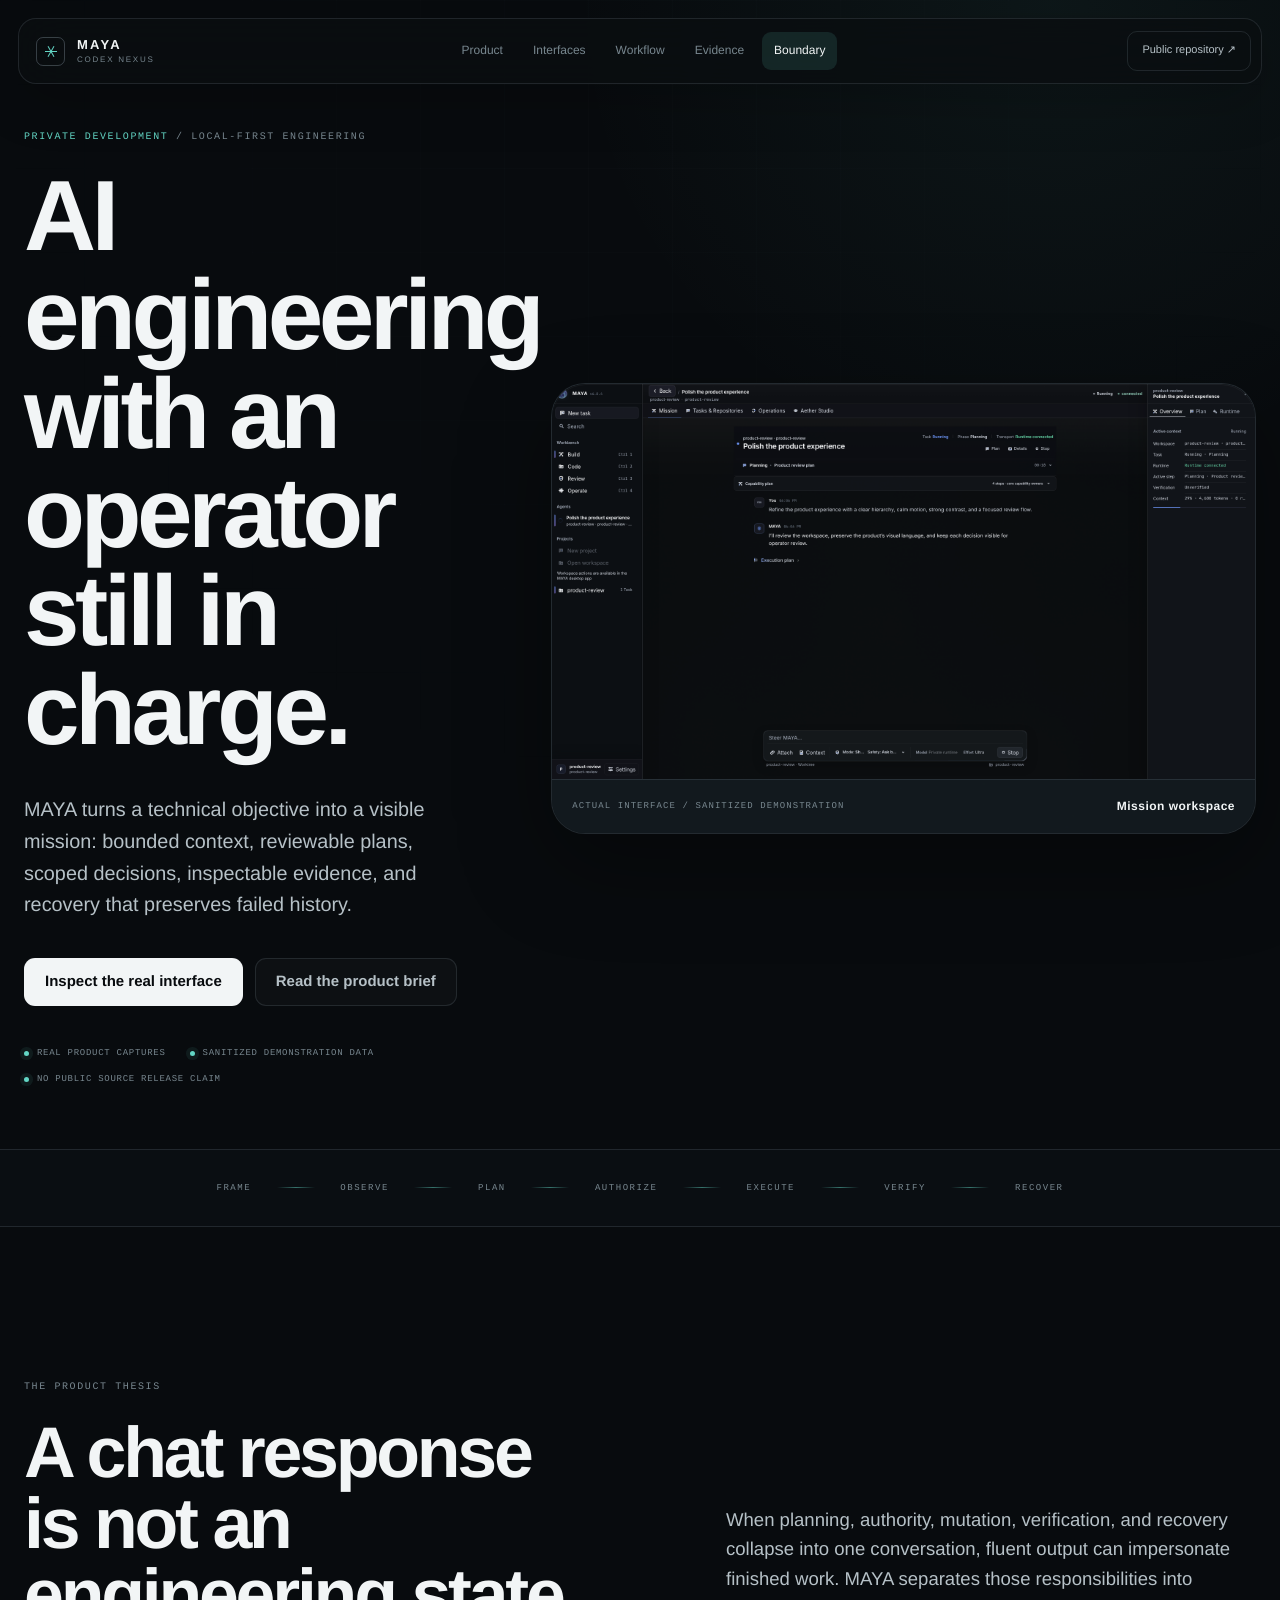
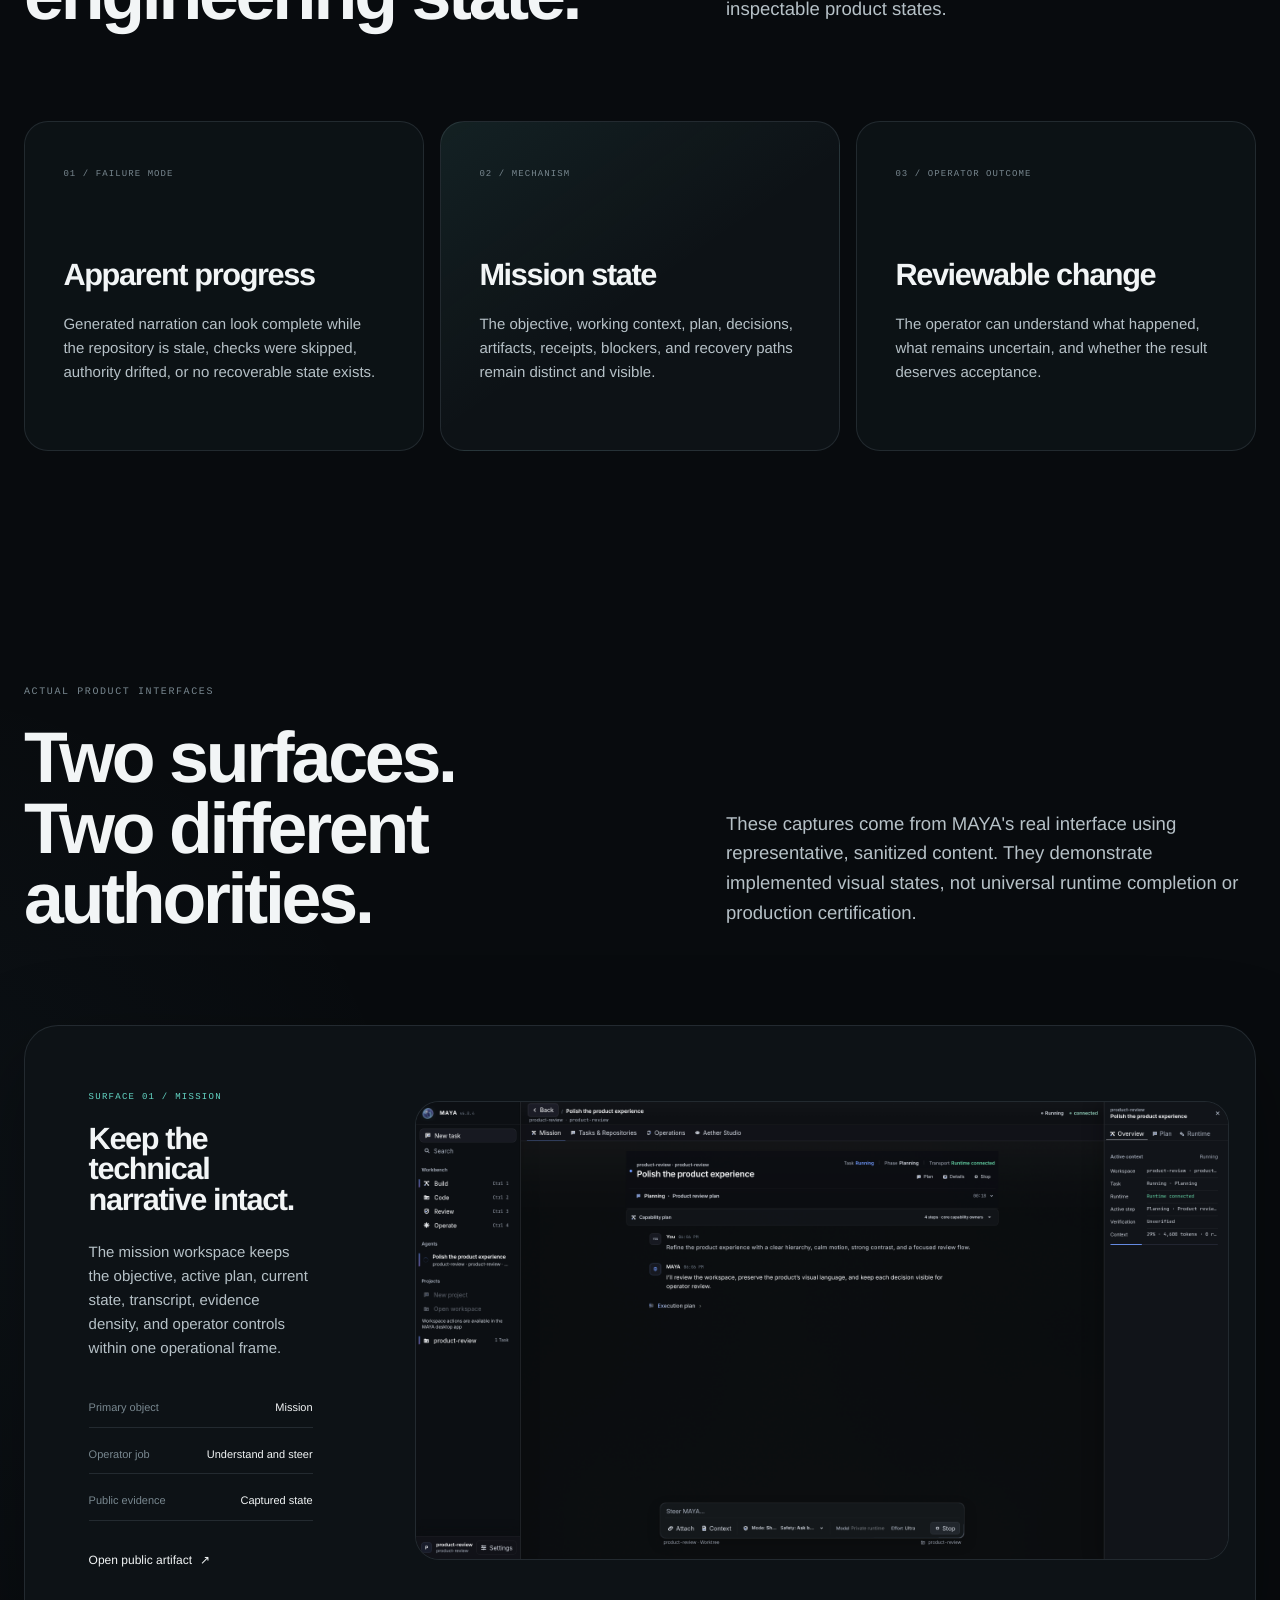
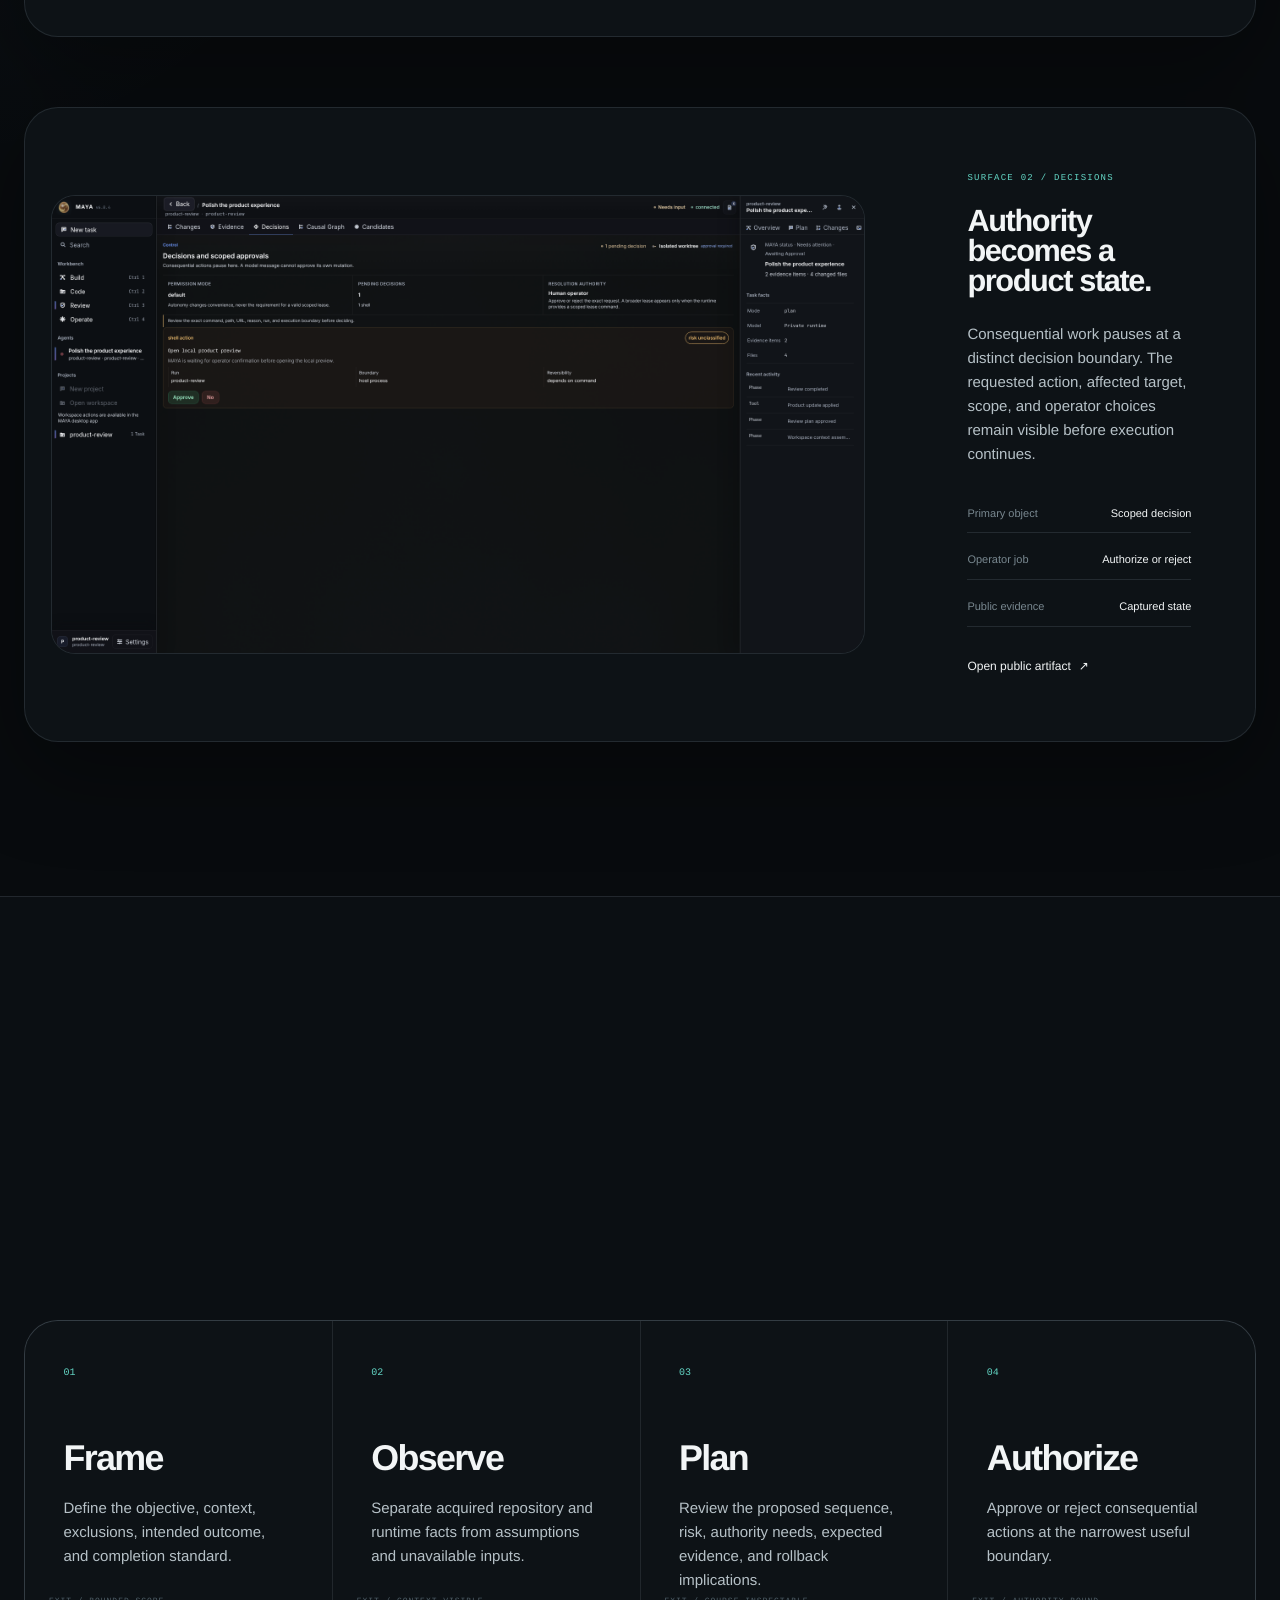
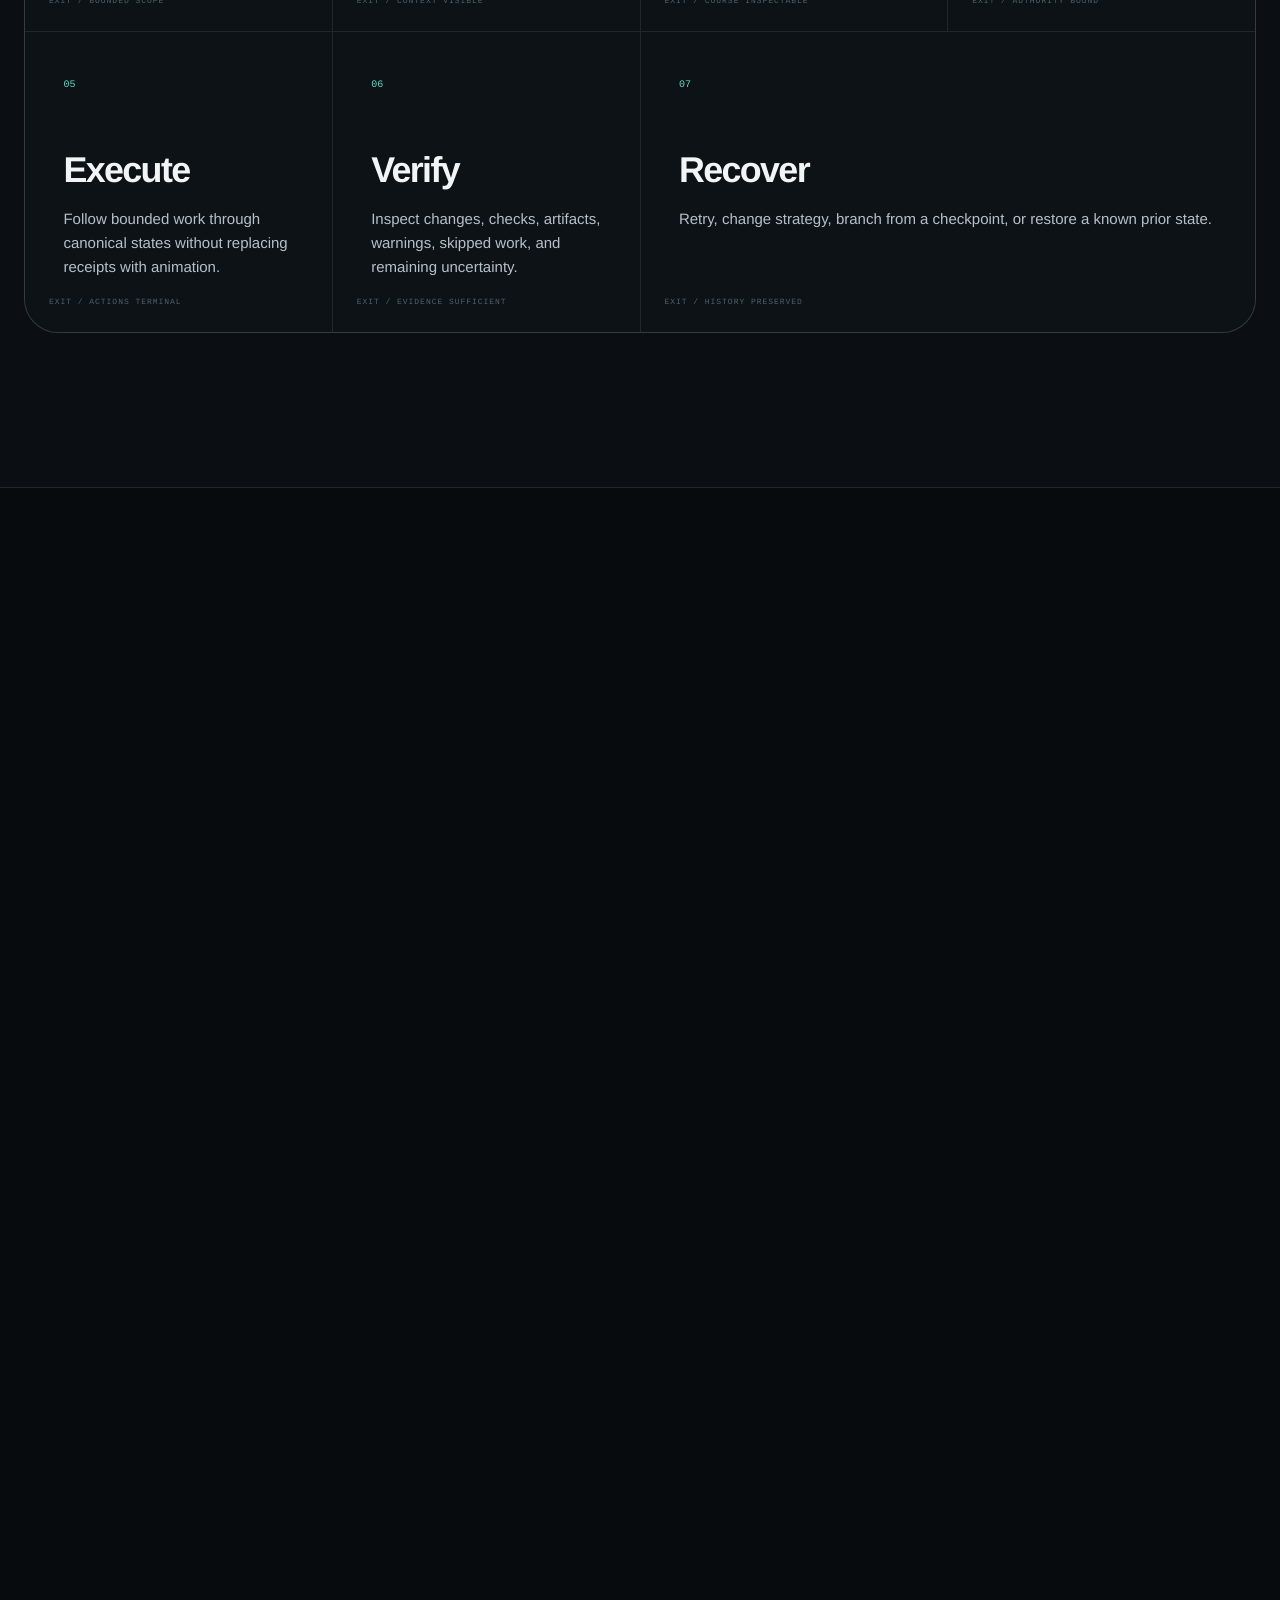
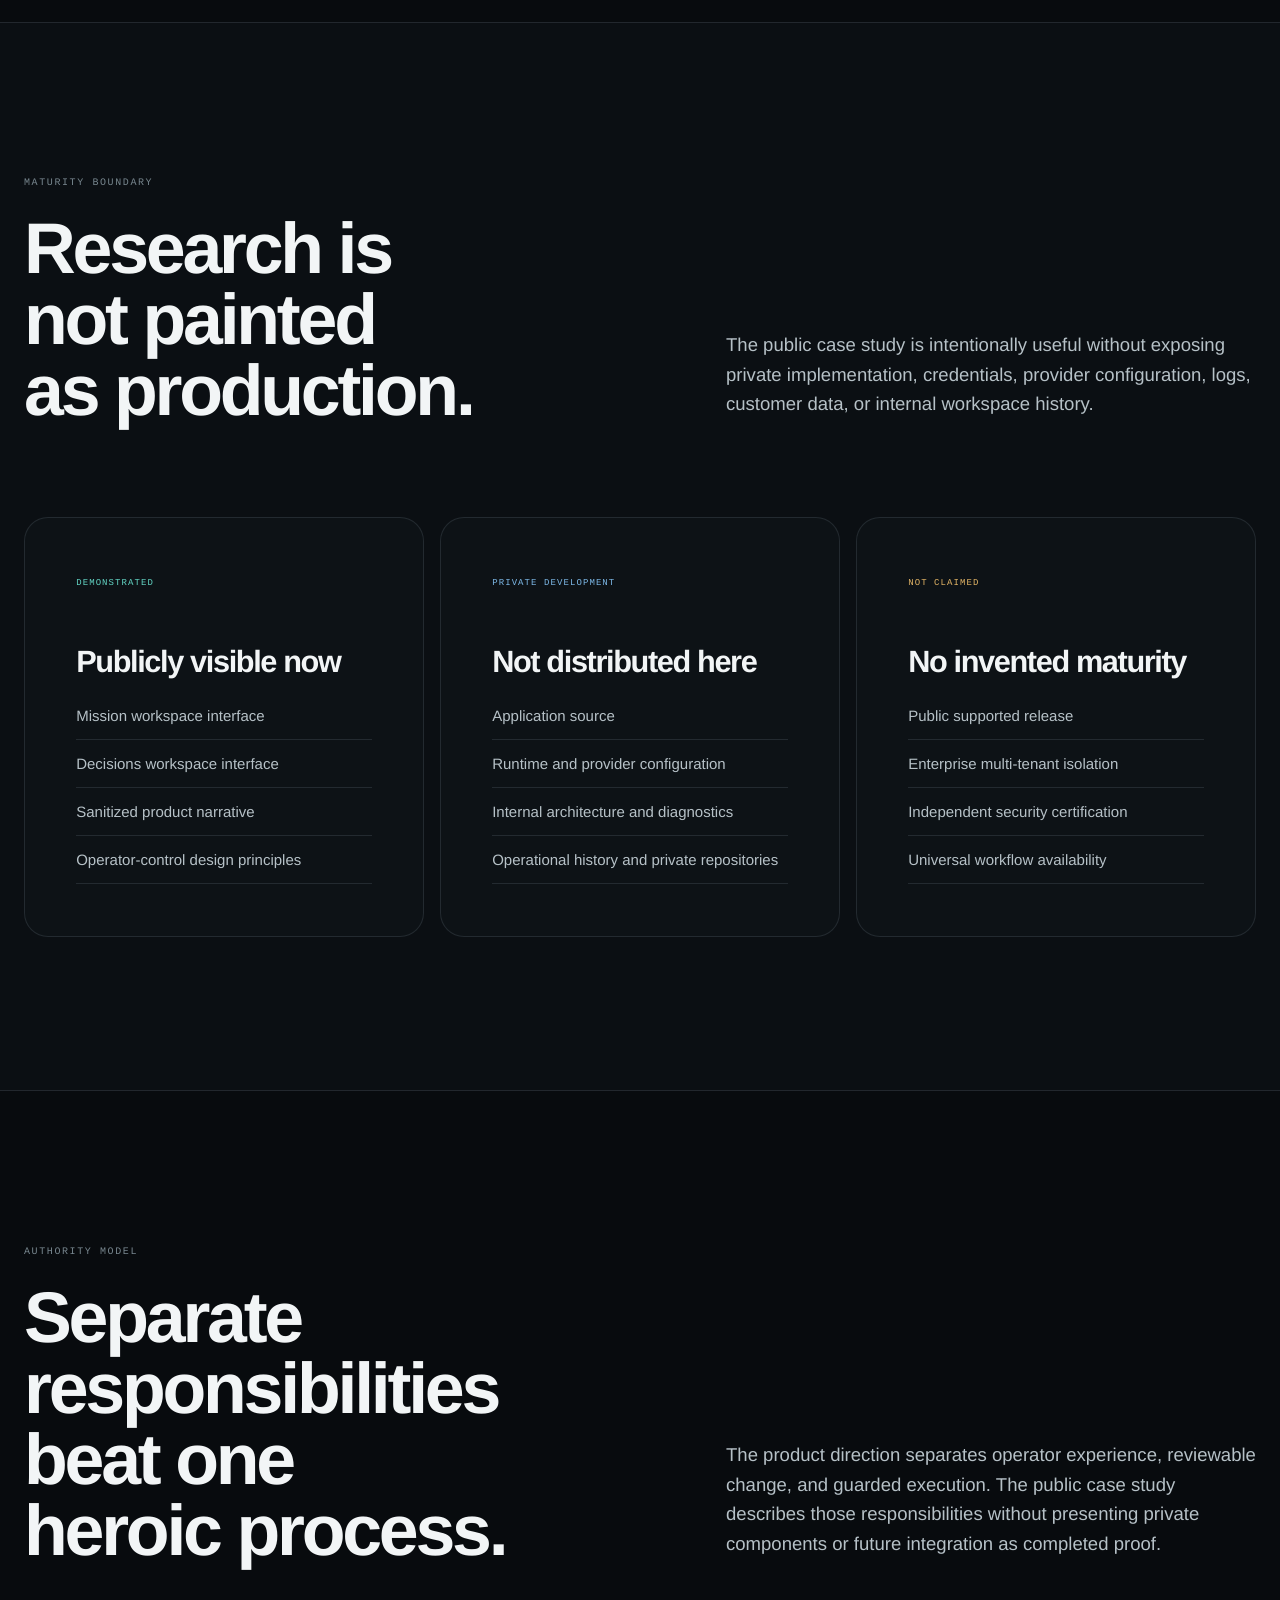
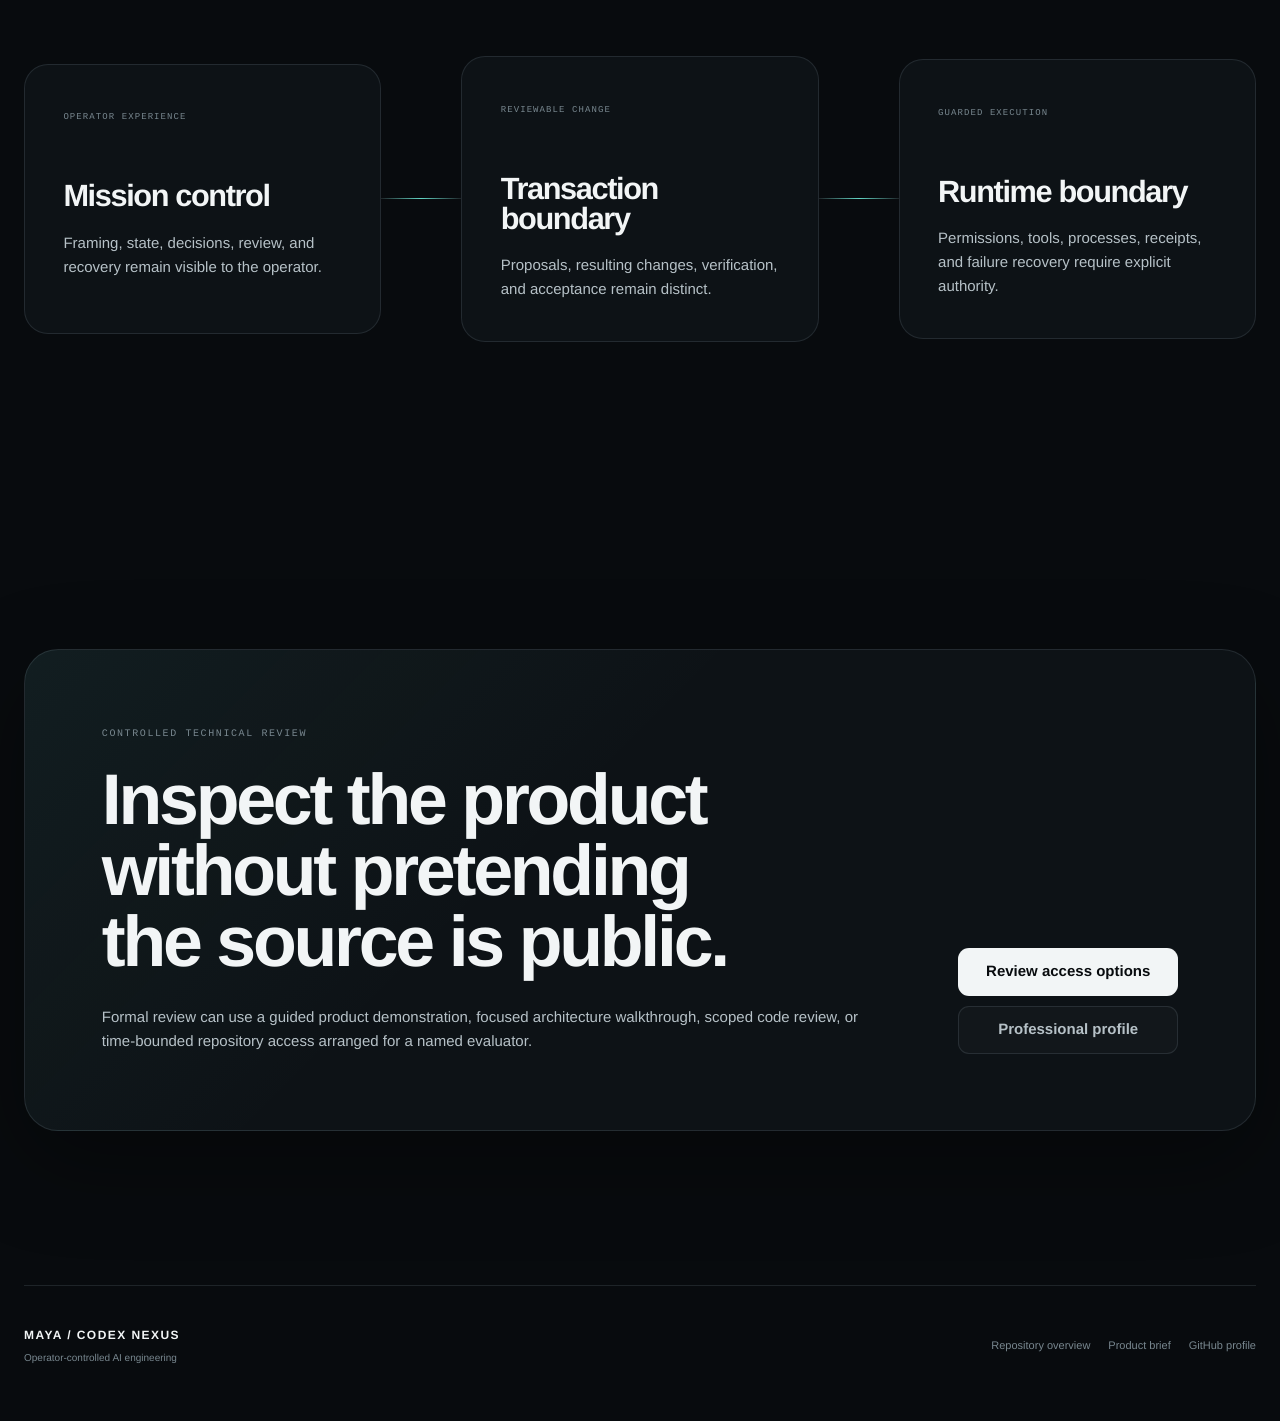
<file: index.html>
<!doctype html>
<html lang="en">
<head>
  <meta charset="utf-8">
  <meta name="viewport" content="width=device-width, initial-scale=1, viewport-fit=cover">
  <meta name="theme-color" content="#080b0e">
  <meta name="description" content="MAYA is a private, local-first engineering workspace for operator-controlled, evidence-backed AI-assisted software change.">
  <meta property="og:title" content="MAYA — Operator-controlled AI engineering">
  <meta property="og:description" content="Real interface captures, explicit product boundaries, and a mission workflow built around authority, evidence, and recovery.">
  <meta property="og:type" content="website">
  <meta property="og:image" content="https://raw.githubusercontent.com/gonzo-max2/maya-codex-nexus/main/assets/maya-mission-workspace.png">
  <title>MAYA — Operator-controlled AI engineering</title>
  <link rel="stylesheet" href="styles.css">
  <script type="module" src="app.js"></script>
</head>
<body>
  <a class="skip-link" href="#main">Skip to content</a>
  <div class="page-noise" aria-hidden="true"></div>

  <header class="site-header" id="top">
    <a class="brand" href="#top" aria-label="MAYA home">
      <span class="brand-mark" aria-hidden="true"><i></i><i></i><i></i></span>
      <span><strong>MAYA</strong><small>CODEX NEXUS</small></span>
    </a>
    <nav aria-label="Primary navigation">
      <a href="#product">Product</a>
      <a href="#interfaces">Interfaces</a>
      <a href="#workflow">Workflow</a>
      <a href="#evidence">Evidence</a>
      <a href="#boundary">Boundary</a>
    </nav>
    <a class="header-action" href="https://github.com/gonzo-max2/maya-codex-nexus">Public repository <span aria-hidden="true">↗</span></a>
  </header>

  <main id="main">
    <section class="hero shell" aria-labelledby="hero-title">
      <div class="hero-copy reveal">
        <p class="eyebrow"><span>PRIVATE DEVELOPMENT</span> / LOCAL-FIRST ENGINEERING</p>
        <h1 id="hero-title">AI engineering with an operator still in charge.</h1>
        <p class="hero-lede">MAYA turns a technical objective into a visible mission: bounded context, reviewable plans, scoped decisions, inspectable evidence, and recovery that preserves failed history.</p>
        <div class="hero-actions">
          <a class="button primary" href="#interfaces">Inspect the real interface</a>
          <a class="button quiet" href="PRODUCT_BRIEF.md">Read the product brief</a>
        </div>
        <ul class="hero-facts" aria-label="Product status">
          <li><i></i><span>Real product captures</span></li>
          <li><i></i><span>Sanitized demonstration data</span></li>
          <li><i></i><span>No public source release claim</span></li>
        </ul>
      </div>

      <figure class="hero-frame reveal">
        <button class="capture" type="button" data-image="assets/maya-mission-workspace.png" data-title="MAYA Mission workspace">
          <img src="assets/maya-mission-workspace.png" alt="MAYA Mission workspace showing objective, active plan, mission state, evidence and operator controls">
          <span class="capture-hint">Open full resolution</span>
        </button>
        <figcaption>
          <span>ACTUAL INTERFACE / SANITIZED DEMONSTRATION</span>
          <strong>Mission workspace</strong>
        </figcaption>
      </figure>
    </section>

    <section class="signal-strip" aria-label="MAYA operating principles">
      <div><span>FRAME</span><i></i><span>OBSERVE</span><i></i><span>PLAN</span><i></i><span>AUTHORIZE</span><i></i><span>EXECUTE</span><i></i><span>VERIFY</span><i></i><span>RECOVER</span></div>
    </section>

    <section class="section shell" id="product">
      <header class="section-heading reveal">
        <div>
          <p class="eyebrow">THE PRODUCT THESIS</p>
          <h2>A chat response is not an engineering state.</h2>
        </div>
        <p>When planning, authority, mutation, verification, and recovery collapse into one conversation, fluent output can impersonate finished work. MAYA separates those responsibilities into inspectable product states.</p>
      </header>

      <div class="thesis-grid">
        <article class="thesis-card reveal">
          <span>01 / FAILURE MODE</span>
          <h3>Apparent progress</h3>
          <p>Generated narration can look complete while the repository is stale, checks were skipped, authority drifted, or no recoverable state exists.</p>
        </article>
        <article class="thesis-card reveal">
          <span>02 / MECHANISM</span>
          <h3>Mission state</h3>
          <p>The objective, working context, plan, decisions, artifacts, receipts, blockers, and recovery paths remain distinct and visible.</p>
        </article>
        <article class="thesis-card reveal">
          <span>03 / OPERATOR OUTCOME</span>
          <h3>Reviewable change</h3>
          <p>The operator can understand what happened, what remains uncertain, and whether the result deserves acceptance.</p>
        </article>
      </div>
    </section>

    <section class="section shell interfaces" id="interfaces">
      <header class="section-heading reveal">
        <div>
          <p class="eyebrow">ACTUAL PRODUCT INTERFACES</p>
          <h2>Two surfaces. Two different authorities.</h2>
        </div>
        <p>These captures come from MAYA's real interface using representative, sanitized content. They demonstrate implemented visual states, not universal runtime completion or production certification.</p>
      </header>

      <article class="interface-story reveal">
        <div class="story-copy">
          <p class="story-index">SURFACE 01 / MISSION</p>
          <h3>Keep the technical narrative intact.</h3>
          <p>The mission workspace keeps the objective, active plan, current state, transcript, evidence density, and operator controls within one operational frame.</p>
          <dl>
            <div><dt>Primary object</dt><dd>Mission</dd></div>
            <div><dt>Operator job</dt><dd>Understand and steer</dd></div>
            <div><dt>Public evidence</dt><dd>Captured state</dd></div>
          </dl>
          <a href="assets/maya-mission-workspace.png">Open public artifact <span aria-hidden="true">↗</span></a>
        </div>
        <button class="capture large" type="button" data-image="assets/maya-mission-workspace.png" data-title="MAYA Mission workspace">
          <img src="assets/maya-mission-workspace.png" alt="Full MAYA Mission workspace interface">
          <span class="capture-hint">Inspect capture</span>
        </button>
      </article>

      <article class="interface-story reverse reveal">
        <div class="story-copy">
          <p class="story-index">SURFACE 02 / DECISIONS</p>
          <h3>Authority becomes a product state.</h3>
          <p>Consequential work pauses at a distinct decision boundary. The requested action, affected target, scope, and operator choices remain visible before execution continues.</p>
          <dl>
            <div><dt>Primary object</dt><dd>Scoped decision</dd></div>
            <div><dt>Operator job</dt><dd>Authorize or reject</dd></div>
            <div><dt>Public evidence</dt><dd>Captured state</dd></div>
          </dl>
          <a href="assets/maya-decisions-workspace.png">Open public artifact <span aria-hidden="true">↗</span></a>
        </div>
        <button class="capture large" type="button" data-image="assets/maya-decisions-workspace.png" data-title="MAYA Decisions workspace">
          <img src="assets/maya-decisions-workspace.png" alt="MAYA Decisions workspace showing a scoped local preview approval">
          <span class="capture-hint">Inspect capture</span>
        </button>
      </article>
    </section>

    <section class="section workflow-section" id="workflow">
      <div class="shell">
        <header class="section-heading reveal">
          <div>
            <p class="eyebrow">MISSION WORKFLOW</p>
            <h2>Every phase has an exit condition.</h2>
          </div>
          <p>A phase is not finished because time passed or a model sounded confident. It ends when the operator can inspect the state required to move forward.</p>
        </header>

        <ol class="workflow-grid">
          <li class="reveal"><span>01</span><h3>Frame</h3><p>Define the objective, context, exclusions, intended outcome, and completion standard.</p><small>EXIT / BOUNDED SCOPE</small></li>
          <li class="reveal"><span>02</span><h3>Observe</h3><p>Separate acquired repository and runtime facts from assumptions and unavailable inputs.</p><small>EXIT / CONTEXT VISIBLE</small></li>
          <li class="reveal"><span>03</span><h3>Plan</h3><p>Review the proposed sequence, risk, authority needs, expected evidence, and rollback implications.</p><small>EXIT / COURSE INSPECTABLE</small></li>
          <li class="reveal"><span>04</span><h3>Authorize</h3><p>Approve or reject consequential actions at the narrowest useful boundary.</p><small>EXIT / AUTHORITY BOUND</small></li>
          <li class="reveal"><span>05</span><h3>Execute</h3><p>Follow bounded work through canonical states without replacing receipts with animation.</p><small>EXIT / ACTIONS TERMINAL</small></li>
          <li class="reveal"><span>06</span><h3>Verify</h3><p>Inspect changes, checks, artifacts, warnings, skipped work, and remaining uncertainty.</p><small>EXIT / EVIDENCE SUFFICIENT</small></li>
          <li class="reveal"><span>07</span><h3>Recover</h3><p>Retry, change strategy, branch from a checkpoint, or restore a known prior state.</p><small>EXIT / HISTORY PRESERVED</small></li>
        </ol>
      </div>
    </section>

    <section class="section shell" id="evidence">
      <header class="section-heading reveal">
        <div>
          <p class="eyebrow">PUBLIC EVIDENCE REGISTER</p>
          <h2>Claims stay attached to artifacts.</h2>
        </div>
        <p>Both public captures are registered as real interface states with exact Git blob identities. A screenshot proves a state existed; it does not prove enforcement, persistence, security, or production readiness.</p>
      </header>

      <div class="evidence-grid">
        <article class="evidence-card reveal">
          <div class="evidence-top"><span>EV-MAYA-001</span><b>CAPTURED STATE</b></div>
          <h3>Mission workspace</h3>
          <code>64b7f5e0ff1b1ef6c37506dc0e9ff705f694704c</code>
          <ul>
            <li>Real MAYA interface</li>
            <li>Sanitized demonstration workspace</li>
            <li>Objective, plan, state, evidence, controls</li>
          </ul>
          <a href="assets/maya-mission-workspace.png">Inspect artifact</a>
        </article>
        <article class="evidence-card reveal">
          <div class="evidence-top"><span>EV-MAYA-002</span><b>CAPTURED STATE</b></div>
          <h3>Decisions workspace</h3>
          <code>a8ca4b69542537a797fbe9ed5e0d544af954bd1c</code>
          <ul>
            <li>Real MAYA interface</li>
            <li>Scoped approval presentation</li>
            <li>Requested action and operator choices visible</li>
          </ul>
          <a href="assets/maya-decisions-workspace.png">Inspect artifact</a>
        </article>
      </div>
      <p class="evidence-note reveal">Evidence level: captured state. Reproducible runtime traces, approval enforcement, transaction receipts, failure recovery, and rollback comparison are not published here as completed public proof.</p>
    </section>

    <section class="section boundary-section" id="boundary">
      <div class="shell">
        <header class="section-heading reveal">
          <div>
            <p class="eyebrow">MATURITY BOUNDARY</p>
            <h2>Research is not painted as production.</h2>
          </div>
          <p>The public case study is intentionally useful without exposing private implementation, credentials, provider configuration, logs, customer data, or internal workspace history.</p>
        </header>

        <div class="boundary-grid">
          <article class="reveal demonstrated"><span>DEMONSTRATED</span><h3>Publicly visible now</h3><ul><li>Mission workspace interface</li><li>Decisions workspace interface</li><li>Sanitized product narrative</li><li>Operator-control design principles</li></ul></article>
          <article class="reveal private"><span>PRIVATE DEVELOPMENT</span><h3>Not distributed here</h3><ul><li>Application source</li><li>Runtime and provider configuration</li><li>Internal architecture and diagnostics</li><li>Operational history and private repositories</li></ul></article>
          <article class="reveal absent"><span>NOT CLAIMED</span><h3>No invented maturity</h3><ul><li>Public supported release</li><li>Enterprise multi-tenant isolation</li><li>Independent security certification</li><li>Universal workflow availability</li></ul></article>
        </div>
      </div>
    </section>

    <section class="section shell family-section">
      <header class="section-heading reveal">
        <div>
          <p class="eyebrow">AUTHORITY MODEL</p>
          <h2>Separate responsibilities beat one heroic process.</h2>
        </div>
        <p>The product direction separates operator experience, reviewable change, and guarded execution. The public case study describes those responsibilities without presenting private components or future integration as completed proof.</p>
      </header>
      <div class="family-map reveal">
        <article><span>OPERATOR EXPERIENCE</span><h3>Mission control</h3><p>Framing, state, decisions, review, and recovery remain visible to the operator.</p></article>
        <i aria-hidden="true"></i>
        <article><span>REVIEWABLE CHANGE</span><h3>Transaction boundary</h3><p>Proposals, resulting changes, verification, and acceptance remain distinct.</p></article>
        <i aria-hidden="true"></i>
        <article><span>GUARDED EXECUTION</span><h3>Runtime boundary</h3><p>Permissions, tools, processes, receipts, and failure recovery require explicit authority.</p></article>
      </div>
    </section>

    <section class="section shell access-section" id="access">
      <div class="access-panel reveal">
        <div>
          <p class="eyebrow">CONTROLLED TECHNICAL REVIEW</p>
          <h2>Inspect the product without pretending the source is public.</h2>
          <p>Formal review can use a guided product demonstration, focused architecture walkthrough, scoped code review, or time-bounded repository access arranged for a named evaluator.</p>
        </div>
        <div class="access-actions">
          <a class="button primary" href="SOURCE_ACCESS.md">Review access options</a>
          <a class="button quiet" href="CV.md">Professional profile</a>
        </div>
      </div>
    </section>
  </main>

  <footer class="site-footer shell">
    <div><strong>MAYA / CODEX NEXUS</strong><span>Operator-controlled AI engineering</span></div>
    <div><a href="README.md">Repository overview</a><a href="PRODUCT_BRIEF.md">Product brief</a><a href="https://github.com/gonzo-max2">GitHub profile</a></div>
  </footer>

  <dialog id="image-dialog" aria-labelledby="dialog-title">
    <div class="dialog-bar"><strong id="dialog-title">Interface capture</strong><button id="dialog-close" type="button" aria-label="Close image viewer">Close</button></div>
    <img id="dialog-image" alt="">
  </dialog>
</body>
</html>
</file>
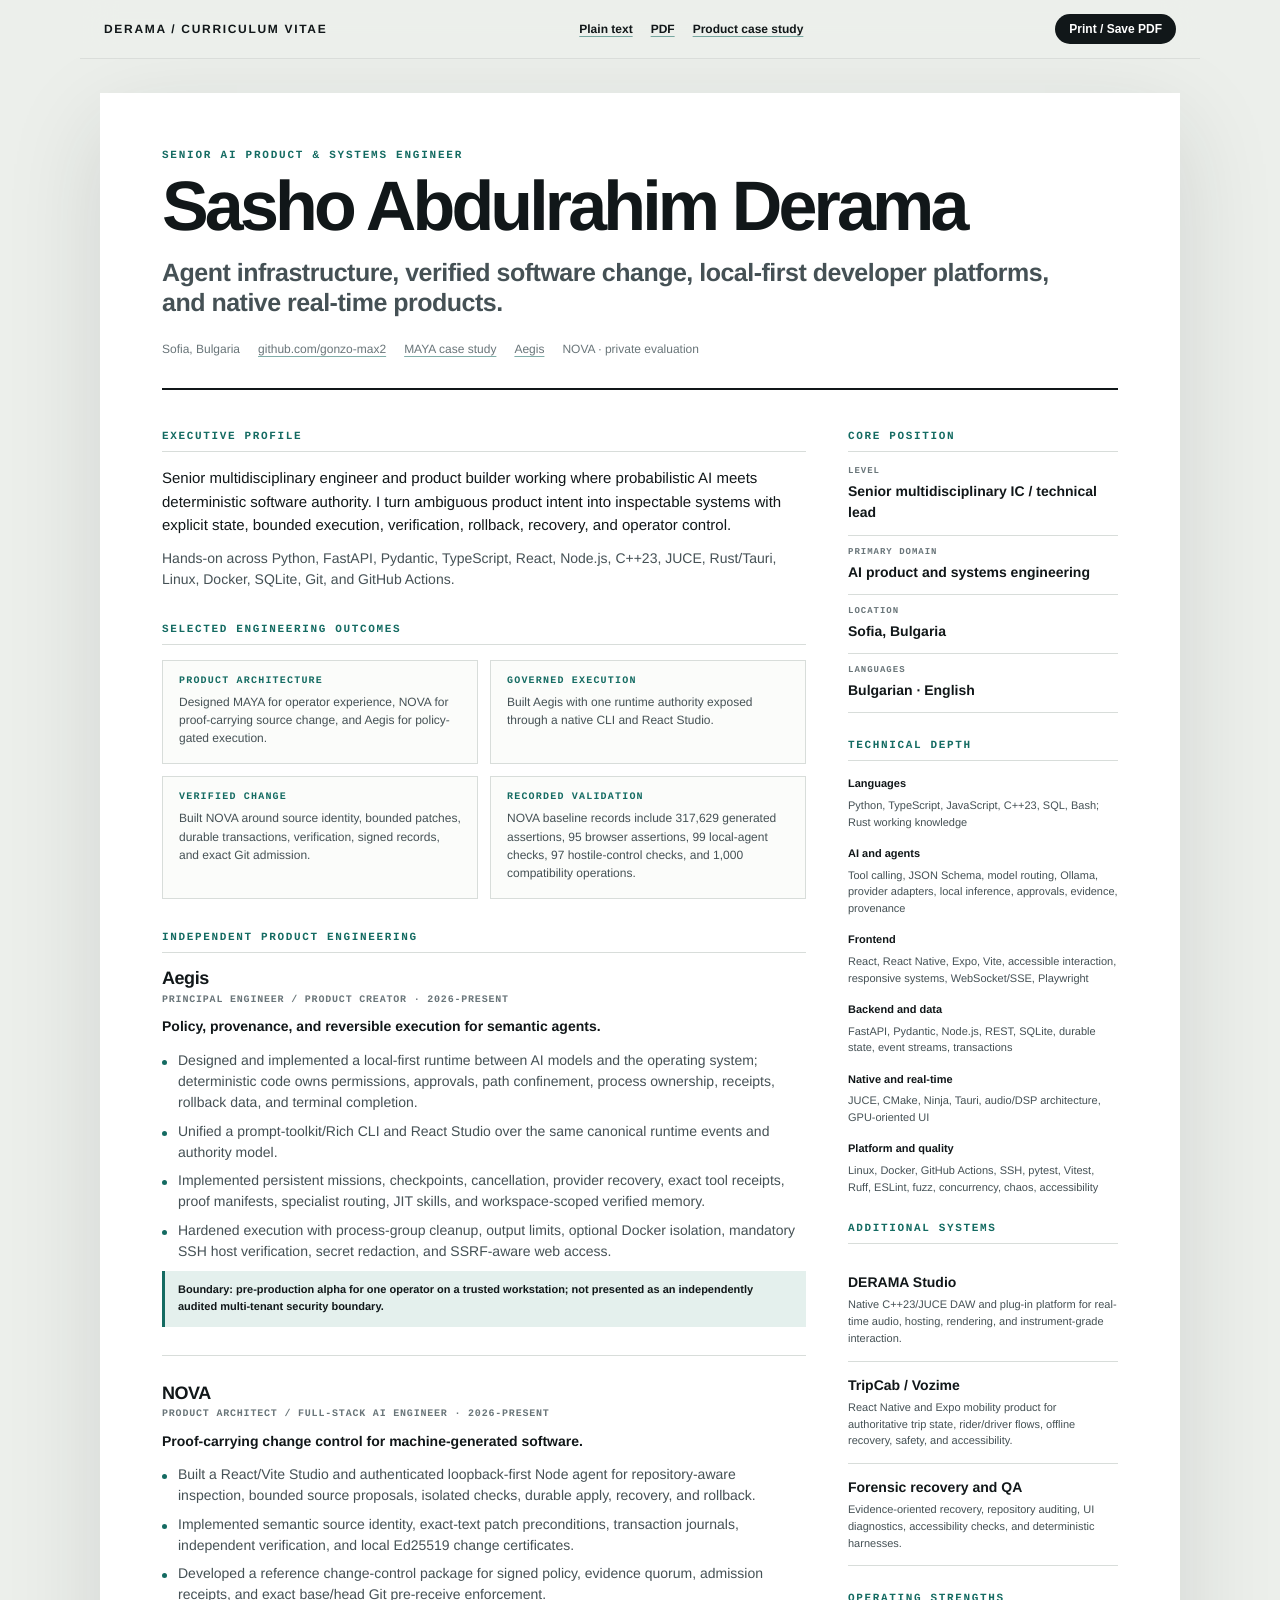
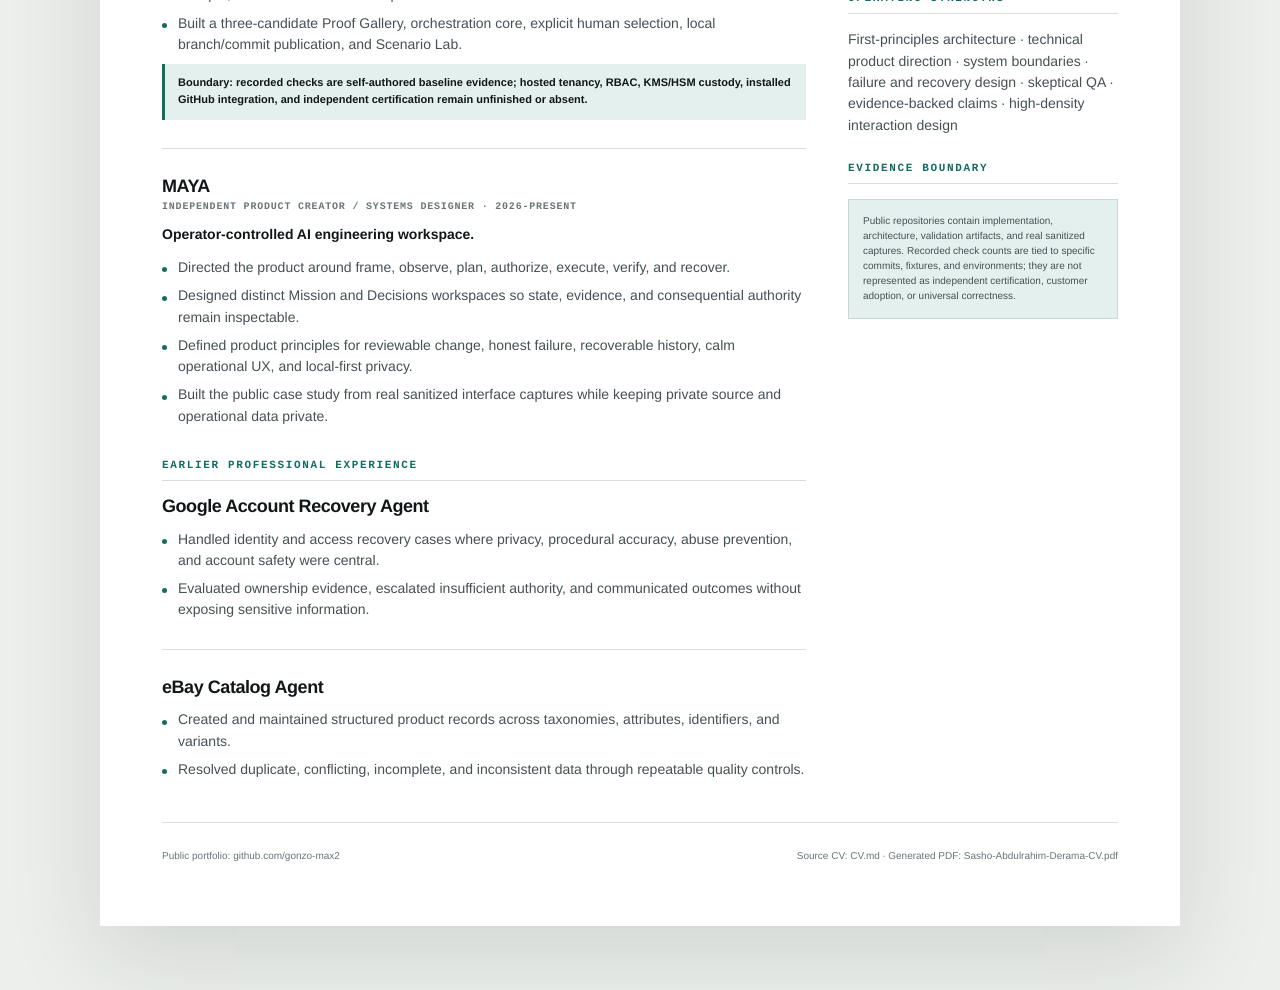
<file: cv.html>
<!doctype html>
<html lang="en">
<head>
  <meta charset="utf-8">
  <meta name="viewport" content="width=device-width,initial-scale=1,viewport-fit=cover">
  <meta name="theme-color" content="#f4f5f2">
  <meta name="description" content="Sasho Abdulrahim Derama - Senior AI Product and Systems Engineer.">
  <title>Sasho Abdulrahim Derama - CV</title>
  <style>
    :root {
      color-scheme: light;
      --ink: #111719;
      --soft: #455155;
      --muted: #697579;
      --line: #d8ddda;
      --paper: #fff;
      --canvas: #ecefeb;
      --accent: #146b62;
      --accent-soft: #e4f0ed;
      --sans: Inter, ui-sans-serif, -apple-system, BlinkMacSystemFont, "Segoe UI", sans-serif;
      --mono: "SFMono-Regular", Consolas, "Liberation Mono", monospace;
    }
    * { box-sizing: border-box; }
    html { background: var(--canvas); scroll-behavior: smooth; }
    body {
      margin: 0;
      color: var(--ink);
      font-family: var(--sans);
      font-size: 14px;
      line-height: 1.52;
      -webkit-font-smoothing: antialiased;
      text-rendering: geometricPrecision;
    }
    a { color: inherit; text-decoration-color: color-mix(in srgb, var(--accent) 55%, transparent); text-underline-offset: 3px; }
    a:hover { color: var(--accent); }
    .toolbar {
      position: sticky;
      top: 0;
      z-index: 10;
      display: flex;
      justify-content: space-between;
      align-items: center;
      gap: 16px;
      max-width: 1120px;
      margin: 0 auto;
      padding: 14px 24px;
      border-bottom: 1px solid rgba(17, 23, 25, .08);
      background: rgba(236, 239, 235, .88);
      backdrop-filter: blur(16px);
    }
    .toolbar strong { font-size: 12px; letter-spacing: .14em; }
    .toolbar nav { display: flex; gap: 18px; font-size: 12px; font-weight: 700; }
    .toolbar button {
      border: 0;
      border-radius: 999px;
      padding: 9px 14px;
      background: var(--ink);
      color: #fff;
      font: 700 12px/1 var(--sans);
      cursor: pointer;
    }
    .sheet {
      display: grid;
      grid-template-columns: minmax(0, 1fr) 270px;
      gap: 42px;
      width: min(1080px, calc(100% - 36px));
      margin: 34px auto 64px;
      padding: 58px 62px 62px;
      background: var(--paper);
      box-shadow: 0 30px 90px rgba(30, 42, 39, .13);
    }
    header { grid-column: 1 / -1; padding-bottom: 30px; border-bottom: 2px solid var(--ink); }
    .kicker { margin: 0 0 12px; color: var(--accent); font: 800 11px/1 var(--mono); letter-spacing: .16em; text-transform: uppercase; }
    h1 { margin: 0; font-size: clamp(40px, 7vw, 70px); line-height: .94; letter-spacing: -.055em; }
    .role { max-width: 900px; margin: 18px 0 0; color: var(--soft); font-size: clamp(18px, 2.5vw, 25px); line-height: 1.2; font-weight: 650; letter-spacing: -.02em; }
    .contact { display: flex; flex-wrap: wrap; gap: 8px 18px; margin-top: 22px; color: var(--muted); font-size: 12px; }
    main, aside { min-width: 0; }
    section + section { margin-top: 34px; }
    h2 { margin: 0 0 15px; padding-bottom: 8px; border-bottom: 1px solid var(--line); color: var(--accent); font: 800 11px/1 var(--mono); letter-spacing: .15em; text-transform: uppercase; }
    h3 { margin: 0; font-size: 18px; line-height: 1.15; letter-spacing: -.025em; }
    h3 span { display: block; margin-top: 5px; color: var(--muted); font: 700 10px/1.35 var(--mono); letter-spacing: .08em; text-transform: uppercase; }
    p { margin: 0; color: var(--soft); }
    p + p { margin-top: 10px; }
    ul { margin: 12px 0 0; padding: 0; list-style: none; }
    li { position: relative; padding-left: 16px; color: var(--soft); }
    li + li { margin-top: 7px; }
    li::before { position: absolute; left: 0; top: .73em; width: 5px; height: 5px; border-radius: 50%; background: var(--accent); content: ""; }
    .summary { max-width: 790px; color: var(--ink); font-size: 15px; line-height: 1.58; }
    .impact { display: grid; grid-template-columns: repeat(2, minmax(0, 1fr)); gap: 12px; }
    .impact article { padding: 16px; border: 1px solid var(--line); background: #fbfcfa; }
    .impact strong { display: block; margin-bottom: 6px; color: var(--accent); font: 800 10px/1 var(--mono); letter-spacing: .12em; }
    .impact p { font-size: 12px; }
    .role-block + .role-block { margin-top: 28px; padding-top: 27px; border-top: 1px solid var(--line); }
    .role-block > p { margin-top: 9px; font-weight: 650; color: var(--ink); }
    .boundary { margin-top: 13px; padding: 11px 13px; border-left: 3px solid var(--accent); background: var(--accent-soft); color: #294742; font-size: 11px; }
    aside section + section { margin-top: 28px; }
    .fact-list { display: grid; gap: 12px; }
    .fact-list div { padding-bottom: 11px; border-bottom: 1px solid var(--line); }
    .fact-list dt { color: var(--muted); font: 700 9px/1 var(--mono); letter-spacing: .11em; text-transform: uppercase; }
    .fact-list dd { margin: 5px 0 0; font-weight: 700; }
    .skill-group + .skill-group { margin-top: 15px; }
    .skill-group strong { display: block; margin-bottom: 5px; color: var(--ink); font-size: 11px; }
    .skill-group p { font-size: 11px; line-height: 1.5; }
    .project { padding: 13px 0; border-bottom: 1px solid var(--line); }
    .project strong { display: block; margin-bottom: 4px; }
    .project p { font-size: 11px; }
    .evidence-note { padding: 14px; border: 1px solid #c8d9d5; background: var(--accent-soft); font-size: 10px; line-height: 1.5; }
    footer { grid-column: 1 / -1; display: flex; justify-content: space-between; gap: 20px; padding-top: 26px; border-top: 1px solid var(--line); color: var(--muted); font-size: 10px; }
    @media (max-width: 820px) {
      .sheet { grid-template-columns: 1fr; gap: 30px; padding: 42px 30px; }
      .impact { grid-template-columns: 1fr; }
      aside { display: grid; grid-template-columns: repeat(2, minmax(0, 1fr)); gap: 26px; }
      aside section + section { margin-top: 0; }
      footer { flex-direction: column; }
    }
    @media (max-width: 560px) {
      .toolbar nav { display: none; }
      .sheet { width: 100%; margin: 0; padding: 34px 20px; box-shadow: none; }
      aside { grid-template-columns: 1fr; }
      h1 { font-size: 42px; }
    }
    @media print {
      @page { size: A4; margin: 12mm 13mm 13mm; }
      html, body { background: #fff; }
      body { font-size: 9.1pt; line-height: 1.36; }
      .toolbar { display: none; }
      .sheet { display: block; width: auto; margin: 0; padding: 0; box-shadow: none; }
      header { padding-bottom: 14pt; }
      h1 { font-size: 29pt; }
      .role { margin-top: 7pt; font-size: 13pt; }
      .contact { margin-top: 9pt; font-size: 7.8pt; }
      main { float: left; width: 68%; padding-right: 8mm; }
      aside { float: right; width: 32%; padding-left: 6mm; border-left: .4pt solid var(--line); }
      section + section { margin-top: 16pt; }
      h2 { margin-bottom: 7pt; padding-bottom: 4pt; font-size: 7.4pt; }
      h3 { font-size: 11pt; }
      h3 span { font-size: 6.7pt; }
      .summary { font-size: 9.2pt; }
      .impact { grid-template-columns: repeat(2, 1fr); gap: 5pt; }
      .impact article { padding: 7pt; break-inside: avoid; }
      .impact p, .project p, .skill-group p { font-size: 7.3pt; }
      li + li { margin-top: 3.5pt; }
      .role-block { break-inside: avoid; }
      .role-block + .role-block { margin-top: 13pt; padding-top: 12pt; }
      .boundary { margin-top: 6pt; padding: 5pt 6pt; font-size: 6.9pt; }
      aside section { break-inside: avoid; }
      .fact-list { gap: 6pt; }
      .fact-list div { padding-bottom: 5pt; }
      .project { padding: 6pt 0; }
      .evidence-note { padding: 7pt; font-size: 6.6pt; }
      footer { clear: both; padding-top: 10pt; font-size: 6.6pt; }
      a { text-decoration: none; }
    }
  </style>
</head>
<body>
  <div class="toolbar">
    <strong>DERAMA / CURRICULUM VITAE</strong>
    <nav aria-label="CV formats">
      <a href="CV.md">Plain text</a>
      <a href="Sasho-Abdulrahim-Derama-CV.pdf">PDF</a>
      <a href="index.html">Product case study</a>
    </nav>
    <button type="button" onclick="window.print()">Print / Save PDF</button>
  </div>

  <article class="sheet">
    <header>
      <p class="kicker">Senior AI Product &amp; Systems Engineer</p>
      <h1>Sasho Abdulrahim Derama</h1>
      <p class="role">Agent infrastructure, verified software change, local-first developer platforms, and native real-time products.</p>
      <div class="contact">
        <span>Sofia, Bulgaria</span>
        <a href="https://github.com/gonzo-max2">github.com/gonzo-max2</a>
        <a href="https://github.com/gonzo-max2/maya-codex-nexus">MAYA case study</a>
        <a href="https://github.com/gonzo-max2/aegis-unified-0.9.0">Aegis</a>
        <span>NOVA · private evaluation</span>
      </div>
    </header>

    <main>
      <section>
        <h2>Executive profile</h2>
        <p class="summary">Senior multidisciplinary engineer and product builder working where probabilistic AI meets deterministic software authority. I turn ambiguous product intent into inspectable systems with explicit state, bounded execution, verification, rollback, recovery, and operator control.</p>
        <p>Hands-on across Python, FastAPI, Pydantic, TypeScript, React, Node.js, C++23, JUCE, Rust/Tauri, Linux, Docker, SQLite, Git, and GitHub Actions.</p>
      </section>

      <section>
        <h2>Selected engineering outcomes</h2>
        <div class="impact">
          <article><strong>PRODUCT ARCHITECTURE</strong><p>Designed MAYA for operator experience, NOVA for proof-carrying source change, and Aegis for policy-gated execution.</p></article>
          <article><strong>GOVERNED EXECUTION</strong><p>Built Aegis with one runtime authority exposed through a native CLI and React Studio.</p></article>
          <article><strong>VERIFIED CHANGE</strong><p>Built NOVA around source identity, bounded patches, durable transactions, verification, signed records, and exact Git admission.</p></article>
          <article><strong>RECORDED VALIDATION</strong><p>NOVA baseline records include 317,629 generated assertions, 95 browser assertions, 99 local-agent checks, 97 hostile-control checks, and 1,000 compatibility operations.</p></article>
        </div>
      </section>

      <section>
        <h2>Independent product engineering</h2>

        <article class="role-block">
          <h3>Aegis <span>Principal Engineer / Product Creator · 2026-Present</span></h3>
          <p>Policy, provenance, and reversible execution for semantic agents.</p>
          <ul>
            <li>Designed and implemented a local-first runtime between AI models and the operating system; deterministic code owns permissions, approvals, path confinement, process ownership, receipts, rollback data, and terminal completion.</li>
            <li>Unified a prompt-toolkit/Rich CLI and React Studio over the same canonical runtime events and authority model.</li>
            <li>Implemented persistent missions, checkpoints, cancellation, provider recovery, exact tool receipts, proof manifests, specialist routing, JIT skills, and workspace-scoped verified memory.</li>
            <li>Hardened execution with process-group cleanup, output limits, optional Docker isolation, mandatory SSH host verification, secret redaction, and SSRF-aware web access.</li>
          </ul>
          <p class="boundary"><strong>Boundary:</strong> pre-production alpha for one operator on a trusted workstation; not presented as an independently audited multi-tenant security boundary.</p>
        </article>

        <article class="role-block">
          <h3>NOVA <span>Product Architect / Full-Stack AI Engineer · 2026-Present</span></h3>
          <p>Proof-carrying change control for machine-generated software.</p>
          <ul>
            <li>Built a React/Vite Studio and authenticated loopback-first Node agent for repository-aware inspection, bounded source proposals, isolated checks, durable apply, recovery, and rollback.</li>
            <li>Implemented semantic source identity, exact-text patch preconditions, transaction journals, independent verification, and local Ed25519 change certificates.</li>
            <li>Developed a reference change-control package for signed policy, evidence quorum, admission receipts, and exact base/head Git pre-receive enforcement.</li>
            <li>Built a three-candidate Proof Gallery, orchestration core, explicit human selection, local branch/commit publication, and Scenario Lab.</li>
          </ul>
          <p class="boundary"><strong>Boundary:</strong> recorded checks are self-authored baseline evidence; hosted tenancy, RBAC, KMS/HSM custody, installed GitHub integration, and independent certification remain unfinished or absent.</p>
        </article>

        <article class="role-block">
          <h3>MAYA <span>Independent Product Creator / Systems Designer · 2026-Present</span></h3>
          <p>Operator-controlled AI engineering workspace.</p>
          <ul>
            <li>Directed the product around frame, observe, plan, authorize, execute, verify, and recover.</li>
            <li>Designed distinct Mission and Decisions workspaces so state, evidence, and consequential authority remain inspectable.</li>
            <li>Defined product principles for reviewable change, honest failure, recoverable history, calm operational UX, and local-first privacy.</li>
            <li>Built the public case study from real sanitized interface captures while keeping private source and operational data private.</li>
          </ul>
        </article>
      </section>

      <section>
        <h2>Earlier professional experience</h2>
        <article class="role-block">
          <h3>Google Account Recovery Agent</h3>
          <ul>
            <li>Handled identity and access recovery cases where privacy, procedural accuracy, abuse prevention, and account safety were central.</li>
            <li>Evaluated ownership evidence, escalated insufficient authority, and communicated outcomes without exposing sensitive information.</li>
          </ul>
        </article>
        <article class="role-block">
          <h3>eBay Catalog Agent</h3>
          <ul>
            <li>Created and maintained structured product records across taxonomies, attributes, identifiers, and variants.</li>
            <li>Resolved duplicate, conflicting, incomplete, and inconsistent data through repeatable quality controls.</li>
          </ul>
        </article>
      </section>
    </main>

    <aside>
      <section>
        <h2>Core position</h2>
        <dl class="fact-list">
          <div><dt>Level</dt><dd>Senior multidisciplinary IC / technical lead</dd></div>
          <div><dt>Primary domain</dt><dd>AI product and systems engineering</dd></div>
          <div><dt>Location</dt><dd>Sofia, Bulgaria</dd></div>
          <div><dt>Languages</dt><dd>Bulgarian · English</dd></div>
        </dl>
      </section>

      <section>
        <h2>Technical depth</h2>
        <div class="skill-group"><strong>Languages</strong><p>Python, TypeScript, JavaScript, C++23, SQL, Bash; Rust working knowledge</p></div>
        <div class="skill-group"><strong>AI and agents</strong><p>Tool calling, JSON Schema, model routing, Ollama, provider adapters, local inference, approvals, evidence, provenance</p></div>
        <div class="skill-group"><strong>Frontend</strong><p>React, React Native, Expo, Vite, accessible interaction, responsive systems, WebSocket/SSE, Playwright</p></div>
        <div class="skill-group"><strong>Backend and data</strong><p>FastAPI, Pydantic, Node.js, REST, SQLite, durable state, event streams, transactions</p></div>
        <div class="skill-group"><strong>Native and real-time</strong><p>JUCE, CMake, Ninja, Tauri, audio/DSP architecture, GPU-oriented UI</p></div>
        <div class="skill-group"><strong>Platform and quality</strong><p>Linux, Docker, GitHub Actions, SSH, pytest, Vitest, Ruff, ESLint, fuzz, concurrency, chaos, accessibility</p></div>
      </section>

      <section>
        <h2>Additional systems</h2>
        <div class="project"><strong>DERAMA Studio</strong><p>Native C++23/JUCE DAW and plug-in platform for real-time audio, hosting, rendering, and instrument-grade interaction.</p></div>
        <div class="project"><strong>TripCab / Vozime</strong><p>React Native and Expo mobility product for authoritative trip state, rider/driver flows, offline recovery, safety, and accessibility.</p></div>
        <div class="project"><strong>Forensic recovery and QA</strong><p>Evidence-oriented recovery, repository auditing, UI diagnostics, accessibility checks, and deterministic harnesses.</p></div>
      </section>

      <section>
        <h2>Operating strengths</h2>
        <p>First-principles architecture · technical product direction · system boundaries · failure and recovery design · skeptical QA · evidence-backed claims · high-density interaction design</p>
      </section>

      <section>
        <h2>Evidence boundary</h2>
        <p class="evidence-note">Public repositories contain implementation, architecture, validation artifacts, and real sanitized captures. Recorded check counts are tied to specific commits, fixtures, and environments; they are not represented as independent certification, customer adoption, or universal correctness.</p>
      </section>
    </aside>

    <footer>
      <span>Public portfolio: github.com/gonzo-max2</span>
      <span>Source CV: CV.md · Generated PDF: Sasho-Abdulrahim-Derama-CV.pdf</span>
    </footer>
  </article>
</body>
</html>
</file>
<file: styles.css>
@layer reset, tokens, base, layout, components, states, responsive;

@layer tokens {
  :root {
    color-scheme: dark;
    --bg: #080b0e;
    --bg-deep: #050709;
    --surface: #0d1216;
    --surface-raised: #12191e;
    --surface-soft: #161f25;
    --line: rgba(163, 183, 194, .15);
    --line-strong: rgba(163, 183, 194, .3);
    --text: #f2f5f6;
    --text-soft: #b6c1c7;
    --muted: #78878f;
    --faint: #506069;
    --signal: #63d6c5;
    --signal-soft: rgba(99, 214, 197, .12);
    --blue: #7db9e8;
    --amber: #e3b566;
    --rose: #df7f8b;
    --radius-sm: 8px;
    --radius-md: 14px;
    --radius-lg: 24px;
    --radius-xl: 34px;
    --shadow: 0 30px 90px rgba(0, 0, 0, .34);
    --max: 1480px;
    --ease: cubic-bezier(.16, 1, .3, 1);
  }
}

@layer reset {
  *, *::before, *::after { box-sizing: border-box; }
  html { scroll-behavior: smooth; }
  body, h1, h2, h3, p, figure, dl, dd, ol, ul { margin: 0; }
  ol, ul { padding: 0; }
  button, input, textarea { font: inherit; }
  button { color: inherit; }
  img, svg, canvas { display: block; max-width: 100%; }
  a { color: inherit; }
}

@layer base {
  body {
    min-width: 320px;
    overflow-x: hidden;
    background:
      radial-gradient(circle at 82% 0%, rgba(99, 214, 197, .06), transparent 30rem),
      radial-gradient(circle at -10% 30%, rgba(125, 185, 232, .045), transparent 35rem),
      var(--bg);
    color: var(--text);
    font-family: Inter, ui-sans-serif, -apple-system, BlinkMacSystemFont, "Segoe UI", sans-serif;
    font-size: 15px;
    line-height: 1.6;
    -webkit-font-smoothing: antialiased;
    text-rendering: geometricPrecision;
  }

  body::before {
    position: fixed;
    inset: 0;
    z-index: -2;
    pointer-events: none;
    content: "";
    background:
      linear-gradient(var(--line) 1px, transparent 1px),
      linear-gradient(90deg, var(--line) 1px, transparent 1px);
    background-size: 84px 84px;
    mask-image: radial-gradient(circle at 50% 16%, black, transparent 76%);
    opacity: .14;
  }

  ::selection { background: rgba(99, 214, 197, .28); color: var(--text); }
  :focus-visible { outline: 2px solid var(--signal); outline-offset: 4px; }
  p { color: var(--text-soft); }
  h1, h2, h3 { line-height: .99; letter-spacing: -.045em; text-wrap: balance; }
  h1 { font-size: clamp(3.6rem, 7.8vw, 8.25rem); font-weight: 680; }
  h2 { font-size: clamp(2.6rem, 5.6vw, 6.2rem); font-weight: 650; }
  h3 { font-size: clamp(1.35rem, 2.4vw, 2.7rem); font-weight: 620; }
  code { font-family: "SFMono-Regular", "JetBrains Mono", Consolas, monospace; }
}

@layer layout {
  .shell { width: min(var(--max), calc(100% - 48px)); margin-inline: auto; }

  .site-header {
    position: fixed;
    top: 18px;
    left: 50%;
    z-index: 50;
    display: grid;
    grid-template-columns: 1fr auto 1fr;
    align-items: center;
    width: min(var(--max), calc(100% - 36px));
    min-height: 66px;
    padding: 8px 10px 8px 17px;
    border: 1px solid var(--line);
    border-radius: 18px;
    background: rgba(10, 14, 17, .82);
    box-shadow: 0 16px 54px rgba(0, 0, 0, .2);
    backdrop-filter: blur(24px) saturate(1.25);
    transform: translateX(-50%);
  }

  .hero {
    display: grid;
    grid-template-columns: minmax(0, .78fr) minmax(620px, 1.22fr);
    align-items: center;
    gap: clamp(48px, 6vw, 108px);
    min-height: 100svh;
    padding: 130px 0 62px;
  }

  .section { padding-block: clamp(110px, 12vw, 185px); }
  .section-heading {
    display: grid;
    grid-template-columns: minmax(0, 1fr) minmax(340px, 530px);
    align-items: end;
    gap: clamp(44px, 7vw, 100px);
    margin-bottom: clamp(58px, 7vw, 92px);
  }

  .section-heading > p { padding-bottom: 8px; font-size: clamp(1rem, 1.45vw, 1.18rem); }
  .workflow-section, .boundary-section { border-block: 1px solid var(--line); background: rgba(13, 18, 22, .7); }
}

@layer components {
  .skip-link {
    position: fixed;
    top: 8px;
    left: 8px;
    z-index: 100;
    padding: 10px 14px;
    border-radius: 8px;
    background: var(--text);
    color: var(--bg);
    transform: translateY(-160%);
    transition: transform .2s ease;
  }
  .skip-link:focus { transform: none; }

  .page-noise {
    position: fixed;
    inset: 0;
    z-index: 80;
    pointer-events: none;
    opacity: .025;
    background-image: url("data:image/svg+xml,%3Csvg viewBox='0 0 180 180' xmlns='http://www.w3.org/2000/svg'%3E%3Cfilter id='n'%3E%3CfeTurbulence type='fractalNoise' baseFrequency='.9' numOctaves='4' stitchTiles='stitchTiles'/%3E%3C/filter%3E%3Crect width='100%25' height='100%25' filter='url(%23n)' opacity='.72'/%3E%3C/svg%3E");
    mix-blend-mode: soft-light;
  }

  .brand { display: inline-flex; align-items: center; gap: 12px; text-decoration: none; justify-self: start; }
  .brand > span:last-child { display: grid; line-height: 1.05; }
  .brand strong { font-size: 13px; letter-spacing: .17em; }
  .brand small { margin-top: 4px; color: var(--muted); font-size: 8px; letter-spacing: .22em; }
  .brand-mark { position: relative; display: grid; place-items: center; width: 29px; height: 29px; border: 1px solid var(--line-strong); border-radius: 7px; }
  .brand-mark i { position: absolute; width: 12px; height: 1px; background: var(--signal); transform-origin: center; }
  .brand-mark i:nth-child(1) { transform: rotate(0deg); }
  .brand-mark i:nth-child(2) { transform: rotate(60deg); }
  .brand-mark i:nth-child(3) { transform: rotate(-60deg); }

  .site-header nav { display: flex; align-items: center; gap: 6px; }
  .site-header nav a { padding: 9px 12px; border-radius: 9px; color: var(--muted); font-size: 12px; text-decoration: none; transition: color .2s ease, background .2s ease; }
  .site-header nav a:hover, .site-header nav a.active { color: var(--text); background: var(--signal-soft); }

  .header-action { justify-self: end; padding: 10px 14px; border: 1px solid var(--line); border-radius: 10px; color: var(--text-soft); font-size: 11px; text-decoration: none; }
  .header-action:hover { border-color: var(--line-strong); color: var(--text); }

  .eyebrow { margin-bottom: 22px; color: var(--muted); font-family: "SFMono-Regular", "JetBrains Mono", Consolas, monospace; font-size: 10px; letter-spacing: .16em; text-transform: uppercase; }
  .eyebrow span { color: var(--signal); }

  .hero-copy { position: relative; z-index: 1; }
  .hero-lede { max-width: 720px; margin-top: 34px; font-size: clamp(1.05rem, 1.55vw, 1.3rem); line-height: 1.6; }
  .hero-actions { display: flex; flex-wrap: wrap; gap: 12px; margin-top: 36px; }

  .button { display: inline-flex; align-items: center; justify-content: center; min-height: 48px; padding: 0 20px; border: 1px solid var(--line); border-radius: 11px; font-weight: 600; text-decoration: none; transition: transform .25s var(--ease), border-color .25s ease, background .25s ease; }
  .button:hover { transform: translateY(-2px); }
  .button.primary { border-color: transparent; background: var(--text); color: var(--bg); }
  .button.quiet { background: rgba(255, 255, 255, .025); color: var(--text-soft); }
  .button.quiet:hover { border-color: var(--line-strong); color: var(--text); }

  .hero-facts { display: flex; flex-wrap: wrap; gap: 12px 24px; margin-top: 40px; list-style: none; }
  .hero-facts li { display: inline-flex; align-items: center; gap: 8px; color: var(--muted); font-family: "SFMono-Regular", "JetBrains Mono", Consolas, monospace; font-size: 9px; letter-spacing: .08em; text-transform: uppercase; }
  .hero-facts i { width: 5px; height: 5px; border-radius: 50%; background: var(--signal); box-shadow: 0 0 0 4px rgba(99, 214, 197, .08); }

  .hero-frame { position: relative; min-width: 0; overflow: hidden; border: 1px solid var(--line); border-radius: var(--radius-xl); background: var(--surface); box-shadow: var(--shadow); }
  .hero-frame::before { position: absolute; inset: 0; z-index: 1; pointer-events: none; border-radius: inherit; box-shadow: inset 0 1px rgba(255, 255, 255, .04); content: ""; }
  .hero-frame figcaption { display: flex; align-items: center; justify-content: space-between; gap: 20px; padding: 17px 20px; border-top: 1px solid var(--line); background: var(--surface-raised); }
  .hero-frame figcaption span { color: var(--muted); font-family: "SFMono-Regular", "JetBrains Mono", Consolas, monospace; font-size: 9px; letter-spacing: .12em; }
  .hero-frame figcaption strong { font-size: 12px; letter-spacing: .04em; }

  .capture { position: relative; display: block; width: 100%; padding: 0; overflow: hidden; border: 0; background: var(--surface); cursor: zoom-in; text-align: left; }
  .capture img { width: 100%; transition: transform .75s var(--ease), filter .4s ease; }
  .capture:hover img { transform: scale(1.012); filter: contrast(1.03); }
  .capture-hint { position: absolute; right: 14px; bottom: 14px; padding: 8px 10px; border: 1px solid var(--line); border-radius: 8px; background: rgba(7, 10, 12, .8); color: var(--text-soft); font-family: "SFMono-Regular", "JetBrains Mono", Consolas, monospace; font-size: 9px; letter-spacing: .08em; opacity: 0; transform: translateY(5px); transition: opacity .25s ease, transform .25s ease; }
  .capture:hover .capture-hint, .capture:focus-visible .capture-hint { opacity: 1; transform: none; }

  .signal-strip { overflow: hidden; border-block: 1px solid var(--line); background: rgba(13, 18, 22, .65); }
  .signal-strip > div { display: flex; align-items: center; justify-content: center; gap: clamp(16px, 2vw, 34px); min-width: max-content; min-height: 76px; padding-inline: 24px; color: var(--muted); font-family: "SFMono-Regular", "JetBrains Mono", Consolas, monospace; font-size: 9px; letter-spacing: .17em; }
  .signal-strip i { width: 38px; height: 1px; background: linear-gradient(90deg, transparent, var(--signal), transparent); opacity: .5; }

  .section-heading h2 { max-width: 900px; }
  .thesis-grid { display: grid; grid-template-columns: repeat(3, minmax(0, 1fr)); gap: 16px; }
  .thesis-card { min-height: 330px; padding: clamp(28px, 3vw, 44px); border: 1px solid var(--line); border-radius: var(--radius-lg); background: rgba(14, 20, 24, .82); }
  .thesis-card > span { color: var(--muted); font-family: "SFMono-Regular", "JetBrains Mono", Consolas, monospace; font-size: 9px; letter-spacing: .12em; }
  .thesis-card h3 { margin-top: 76px; }
  .thesis-card p { max-width: 380px; margin-top: 22px; }
  .thesis-card:nth-child(2) { background: linear-gradient(145deg, rgba(99, 214, 197, .075), transparent 52%), var(--surface); }

  .interfaces { padding-top: 80px; }
  .interface-story { display: grid; grid-template-columns: minmax(300px, .42fr) minmax(0, 1.58fr); align-items: center; gap: clamp(34px, 5vw, 82px); margin-top: 70px; padding: clamp(20px, 2vw, 30px); border: 1px solid var(--line); border-radius: var(--radius-xl); background: var(--surface); box-shadow: var(--shadow); }
  .interface-story.reverse { grid-template-columns: minmax(0, 1.58fr) minmax(300px, .42fr); }
  .interface-story.reverse .story-copy { order: 2; }
  .interface-story.reverse .capture { order: 1; }
  .story-copy { padding: clamp(18px, 3vw, 38px); }
  .story-copy h3 { margin-top: 20px; }
  .story-copy > p:not(.story-index) { margin-top: 26px; }
  .story-index { color: var(--signal); font-family: "SFMono-Regular", "JetBrains Mono", Consolas, monospace; font-size: 9px; letter-spacing: .14em; }
  .story-copy dl { display: grid; gap: 10px; margin-top: 30px; }
  .story-copy dl div { display: flex; justify-content: space-between; gap: 20px; padding-block: 9px; border-bottom: 1px solid var(--line); }
  .story-copy dt { color: var(--muted); font-size: 11px; }
  .story-copy dd { color: var(--text); font-size: 11px; text-align: right; }
  .story-copy > a { display: inline-flex; gap: 8px; margin-top: 30px; color: var(--text); font-size: 12px; text-decoration: none; }
  .capture.large { border: 1px solid var(--line); border-radius: var(--radius-lg); }

  .workflow-grid { display: grid; grid-template-columns: repeat(4, minmax(0, 1fr)); gap: 1px; overflow: hidden; border: 1px solid var(--line); border-radius: var(--radius-xl); background: var(--line); list-style: none; }
  .workflow-grid li { position: relative; min-height: 300px; padding: clamp(28px, 3vw, 42px); background: var(--surface); }
  .workflow-grid li:last-child { grid-column: span 2; }
  .workflow-grid li > span { color: var(--signal); font-family: "SFMono-Regular", "JetBrains Mono", Consolas, monospace; font-size: 10px; }
  .workflow-grid h3 { margin-top: 58px; font-size: clamp(1.6rem, 2.8vw, 3rem); }
  .workflow-grid p { margin-top: 20px; }
  .workflow-grid small { position: absolute; right: 24px; bottom: 22px; left: 24px; color: var(--faint); font-family: "SFMono-Regular", "JetBrains Mono", Consolas, monospace; font-size: 8px; letter-spacing: .12em; }

  .evidence-grid { display: grid; grid-template-columns: repeat(2, minmax(0, 1fr)); gap: 18px; }
  .evidence-card { padding: clamp(30px, 4vw, 58px); border: 1px solid var(--line); border-radius: var(--radius-lg); background: var(--surface); }
  .evidence-top { display: flex; justify-content: space-between; gap: 20px; color: var(--muted); font-family: "SFMono-Regular", "JetBrains Mono", Consolas, monospace; font-size: 9px; letter-spacing: .1em; }
  .evidence-top b { color: var(--signal); font-weight: 500; }
  .evidence-card h3 { margin-top: 52px; }
  .evidence-card code { display: block; margin-top: 24px; overflow-wrap: anywhere; color: var(--muted); font-size: 10px; }
  .evidence-card ul { display: grid; gap: 9px; margin-top: 28px; list-style: none; }
  .evidence-card li { position: relative; padding-left: 18px; color: var(--text-soft); }
  .evidence-card li::before { position: absolute; top: .72em; left: 0; width: 6px; height: 1px; background: var(--signal); content: ""; }
  .evidence-card > a { display: inline-flex; margin-top: 30px; color: var(--text); font-size: 12px; }
  .evidence-note { max-width: 920px; margin: 28px auto 0; text-align: center; }

  .boundary-grid { display: grid; grid-template-columns: repeat(3, minmax(0, 1fr)); gap: 16px; }
  .boundary-grid article { min-height: 370px; padding: clamp(30px, 4vw, 52px); border: 1px solid var(--line); border-radius: var(--radius-lg); background: var(--surface); }
  .boundary-grid article > span { font-family: "SFMono-Regular", "JetBrains Mono", Consolas, monospace; font-size: 9px; letter-spacing: .12em; }
  .boundary-grid .demonstrated > span { color: var(--signal); }
  .boundary-grid .private > span { color: var(--blue); }
  .boundary-grid .absent > span { color: var(--amber); }
  .boundary-grid h3 { margin-top: 54px; font-size: clamp(1.6rem, 2.4vw, 2.7rem); }
  .boundary-grid ul { display: grid; gap: 13px; margin-top: 28px; list-style: none; }
  .boundary-grid li { padding-bottom: 10px; border-bottom: 1px solid var(--line); color: var(--text-soft); }

  .family-map { display: grid; grid-template-columns: minmax(0, 1fr) 80px minmax(0, 1fr) 80px minmax(0, 1fr); align-items: center; }
  .family-map article { min-height: 270px; padding: clamp(28px, 3vw, 46px); border: 1px solid var(--line); border-radius: var(--radius-lg); background: var(--surface); }
  .family-map article span { color: var(--muted); font-family: "SFMono-Regular", "JetBrains Mono", Consolas, monospace; font-size: 9px; letter-spacing: .12em; }
  .family-map h3 { margin-top: 54px; }
  .family-map p { margin-top: 20px; }
  .family-map > i { height: 1px; background: linear-gradient(90deg, var(--line), var(--signal), var(--line)); }

  .access-panel { display: grid; grid-template-columns: minmax(0, 1fr) auto; align-items: end; gap: 60px; padding: clamp(42px, 6vw, 86px); border: 1px solid var(--line); border-radius: var(--radius-xl); background: linear-gradient(135deg, rgba(99, 214, 197, .06), transparent 42%), var(--surface); box-shadow: var(--shadow); }
  .access-panel h2 { max-width: 980px; }
  .access-panel > div:first-child > p:last-child { max-width: 780px; margin-top: 28px; }
  .access-actions { display: flex; flex-direction: column; gap: 10px; min-width: 220px; }

  .site-footer { display: flex; justify-content: space-between; gap: 30px; padding-block: 40px 54px; border-top: 1px solid var(--line); }
  .site-footer > div:first-child { display: grid; gap: 6px; }
  .site-footer strong { font-size: 12px; letter-spacing: .12em; }
  .site-footer span { color: var(--muted); font-size: 10px; }
  .site-footer > div:last-child { display: flex; flex-wrap: wrap; align-items: center; gap: 18px; }
  .site-footer a { color: var(--muted); font-size: 11px; text-decoration: none; }
  .site-footer a:hover { color: var(--text); }

  dialog { width: min(1500px, calc(100% - 36px)); max-width: none; max-height: calc(100svh - 36px); padding: 0; overflow: auto; border: 1px solid var(--line-strong); border-radius: 18px; background: var(--bg-deep); color: var(--text); box-shadow: 0 40px 160px rgba(0, 0, 0, .75); }
  dialog::backdrop { background: rgba(2, 4, 5, .84); backdrop-filter: blur(12px); }
  .dialog-bar { position: sticky; top: 0; z-index: 2; display: flex; align-items: center; justify-content: space-between; gap: 20px; padding: 13px 16px; border-bottom: 1px solid var(--line); background: rgba(8, 11, 14, .94); backdrop-filter: blur(18px); }
  .dialog-bar strong { font-size: 11px; letter-spacing: .08em; }
  .dialog-bar button { padding: 8px 12px; border: 1px solid var(--line); border-radius: 8px; background: transparent; cursor: pointer; }
  #dialog-image { width: 100%; height: auto; }
}

@layer states {
  .reveal { opacity: 0; transform: translateY(24px); transition: opacity .8s var(--ease), transform .8s var(--ease); }
  .reveal.visible { opacity: 1; transform: none; }
  .image-error { min-height: 320px; background: repeating-linear-gradient(135deg, var(--surface), var(--surface) 14px, var(--surface-raised) 14px, var(--surface-raised) 28px); }
  @media (prefers-reduced-motion: reduce) {
    html { scroll-behavior: auto; }
    *, *::before, *::after { scroll-behavior: auto !important; animation-duration: .01ms !important; animation-iteration-count: 1 !important; transition-duration: .01ms !important; }
    .reveal { opacity: 1; transform: none; }
  }
}

@layer responsive {
  @media (max-width: 1180px) {
    .site-header { grid-template-columns: 1fr auto; }
    .site-header nav { display: none; }
    .hero { grid-template-columns: 1fr; padding-top: 150px; }
    .hero-copy { max-width: 980px; }
    .hero-frame { max-width: 1100px; }
    .thesis-grid { grid-template-columns: 1fr; }
    .thesis-card { min-height: 250px; }
    .thesis-card h3 { margin-top: 50px; }
    .workflow-grid { grid-template-columns: repeat(2, minmax(0, 1fr)); }
    .workflow-grid li:last-child { grid-column: auto; }
    .boundary-grid { grid-template-columns: 1fr; }
    .boundary-grid article { min-height: 300px; }
    .family-map { grid-template-columns: 1fr; gap: 14px; }
    .family-map > i { width: 1px; height: 34px; margin-inline: auto; background: linear-gradient(var(--line), var(--signal), var(--line)); }
  }

  @media (max-width: 900px) {
    .shell { width: min(var(--max), calc(100% - 30px)); }
    .site-header { top: 10px; width: calc(100% - 20px); }
    .header-action { display: none; }
    .section-heading { grid-template-columns: 1fr; gap: 28px; }
    .interface-story, .interface-story.reverse { grid-template-columns: 1fr; }
    .interface-story.reverse .story-copy, .interface-story.reverse .capture { order: initial; }
    .story-copy { order: 1 !important; }
    .capture.large { order: 2 !important; }
    .evidence-grid { grid-template-columns: 1fr; }
    .access-panel { grid-template-columns: 1fr; align-items: start; }
    .access-actions { min-width: 0; }
  }

  @media (max-width: 620px) {
    body { font-size: 14px; }
    .site-header { min-height: 58px; border-radius: 14px; }
    .hero { min-height: auto; padding-top: 118px; }
    h1 { font-size: clamp(3rem, 15vw, 5.2rem); }
    h2 { font-size: clamp(2.4rem, 12vw, 4.3rem); }
    .section { padding-block: 96px; }
    .hero-actions, .hero-actions .button, .access-actions, .access-actions .button { width: 100%; }
    .hero-frame, .interface-story, .access-panel { border-radius: 18px; }
    .hero-frame figcaption { align-items: flex-start; flex-direction: column; }
    .signal-strip > div { justify-content: flex-start; animation: none; }
    .workflow-grid { grid-template-columns: 1fr; }
    .workflow-grid li { min-height: 260px; }
    .evidence-card, .boundary-grid article { padding: 28px; }
    .evidence-top { align-items: flex-start; flex-direction: column; gap: 8px; }
    .site-footer { align-items: flex-start; flex-direction: column; }
    .capture-hint { display: none; }
  }
}
</file>
